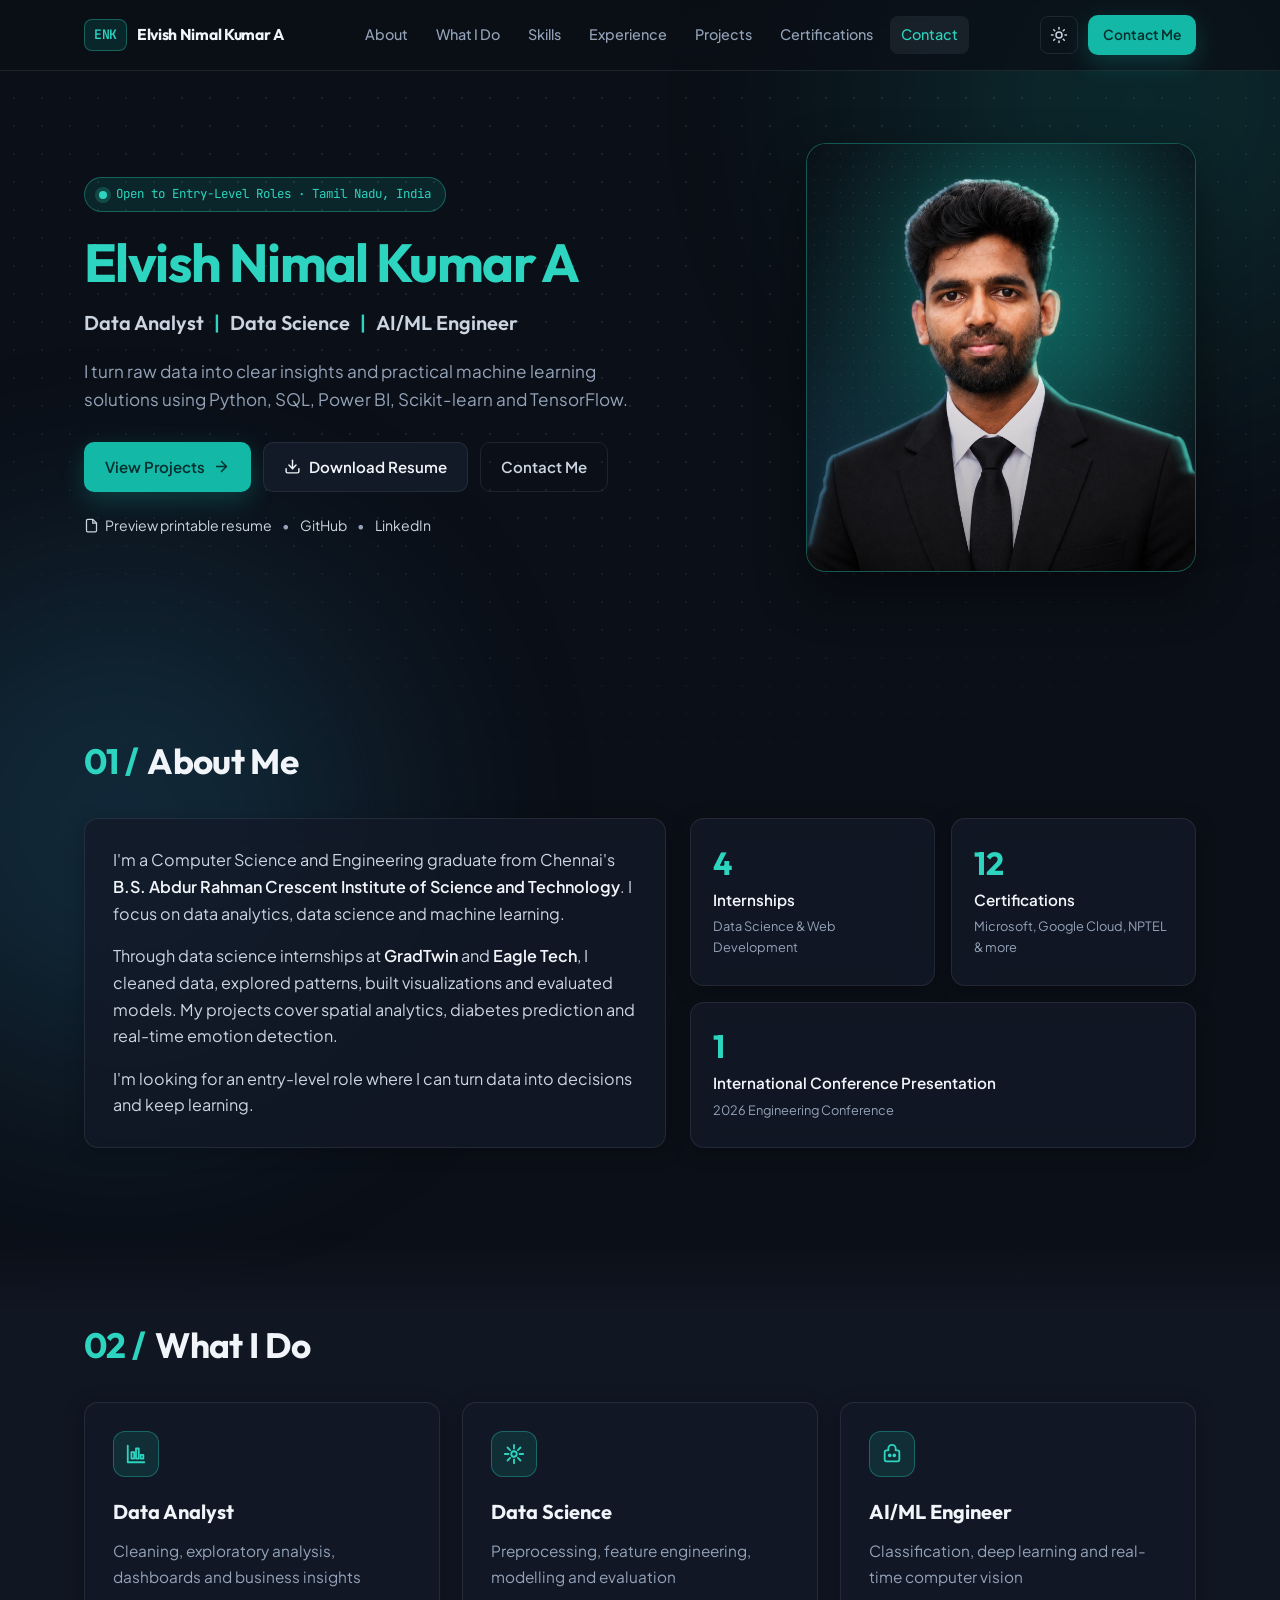
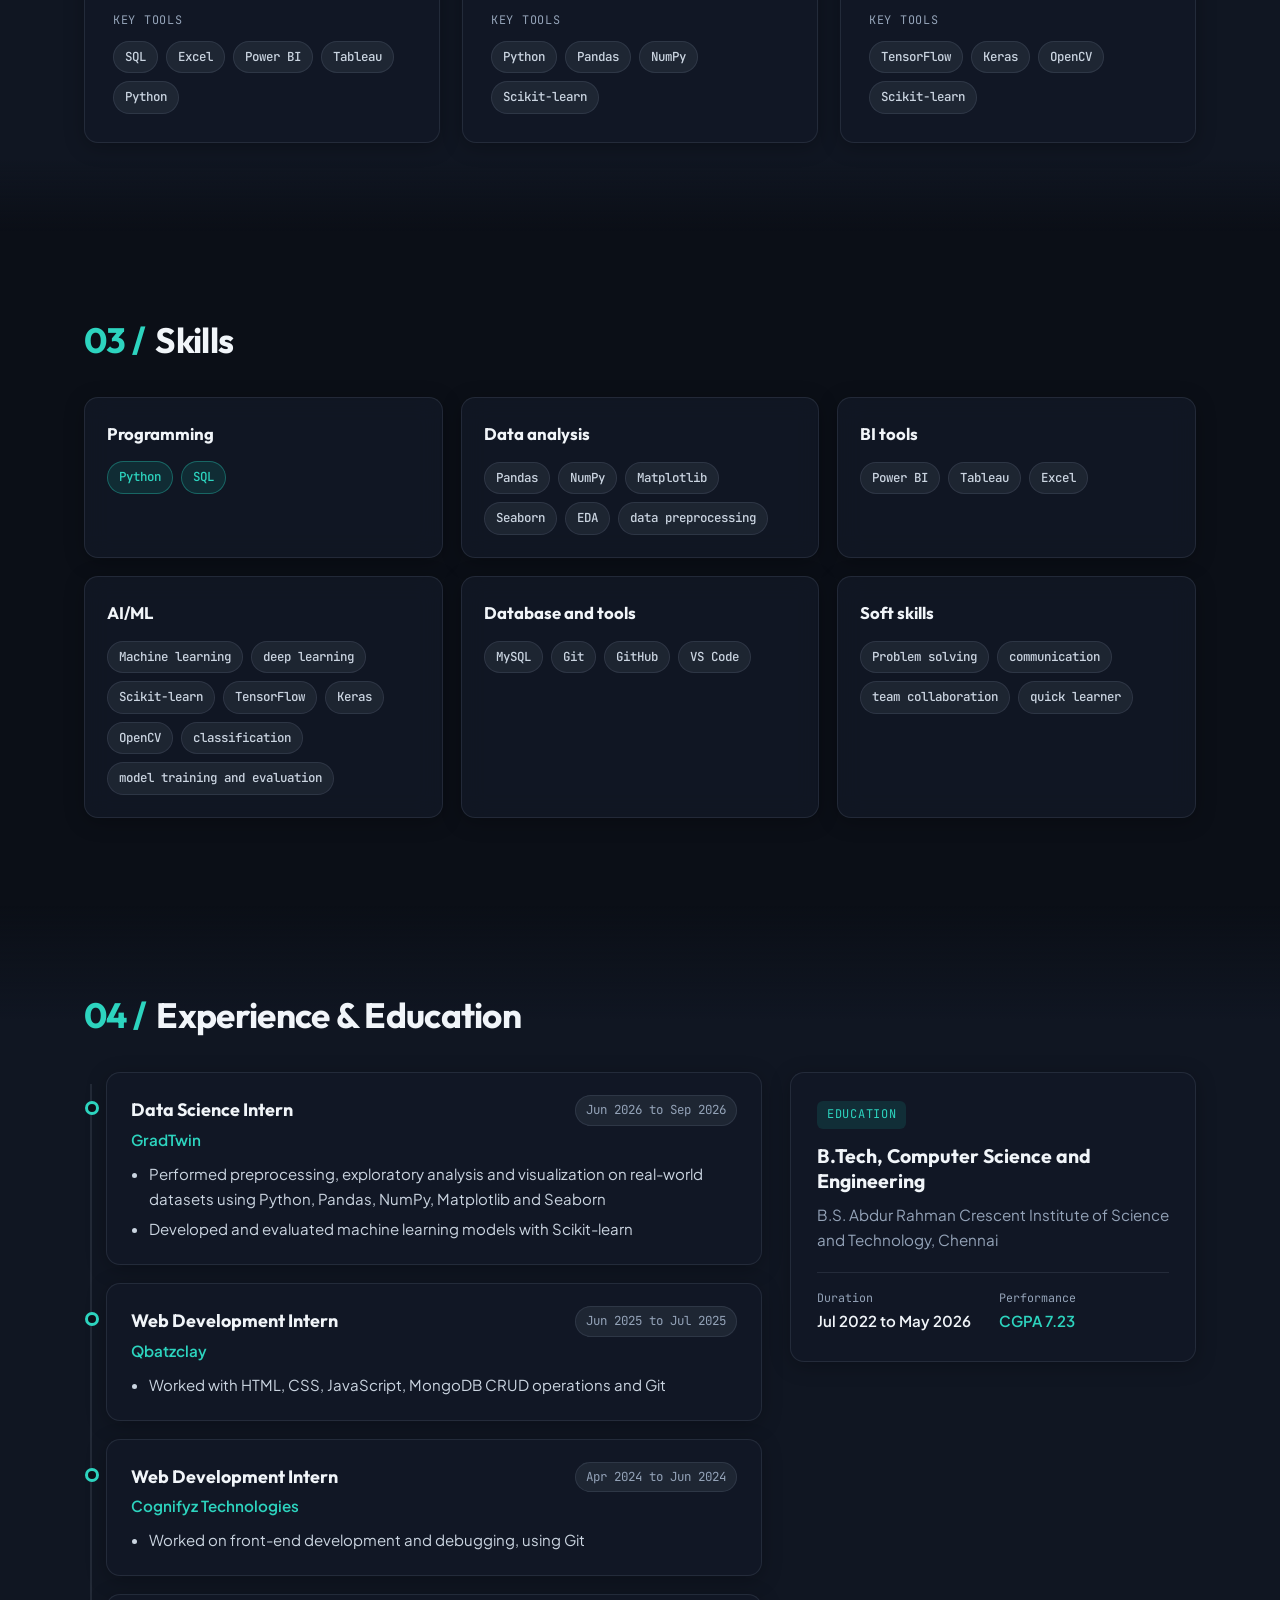
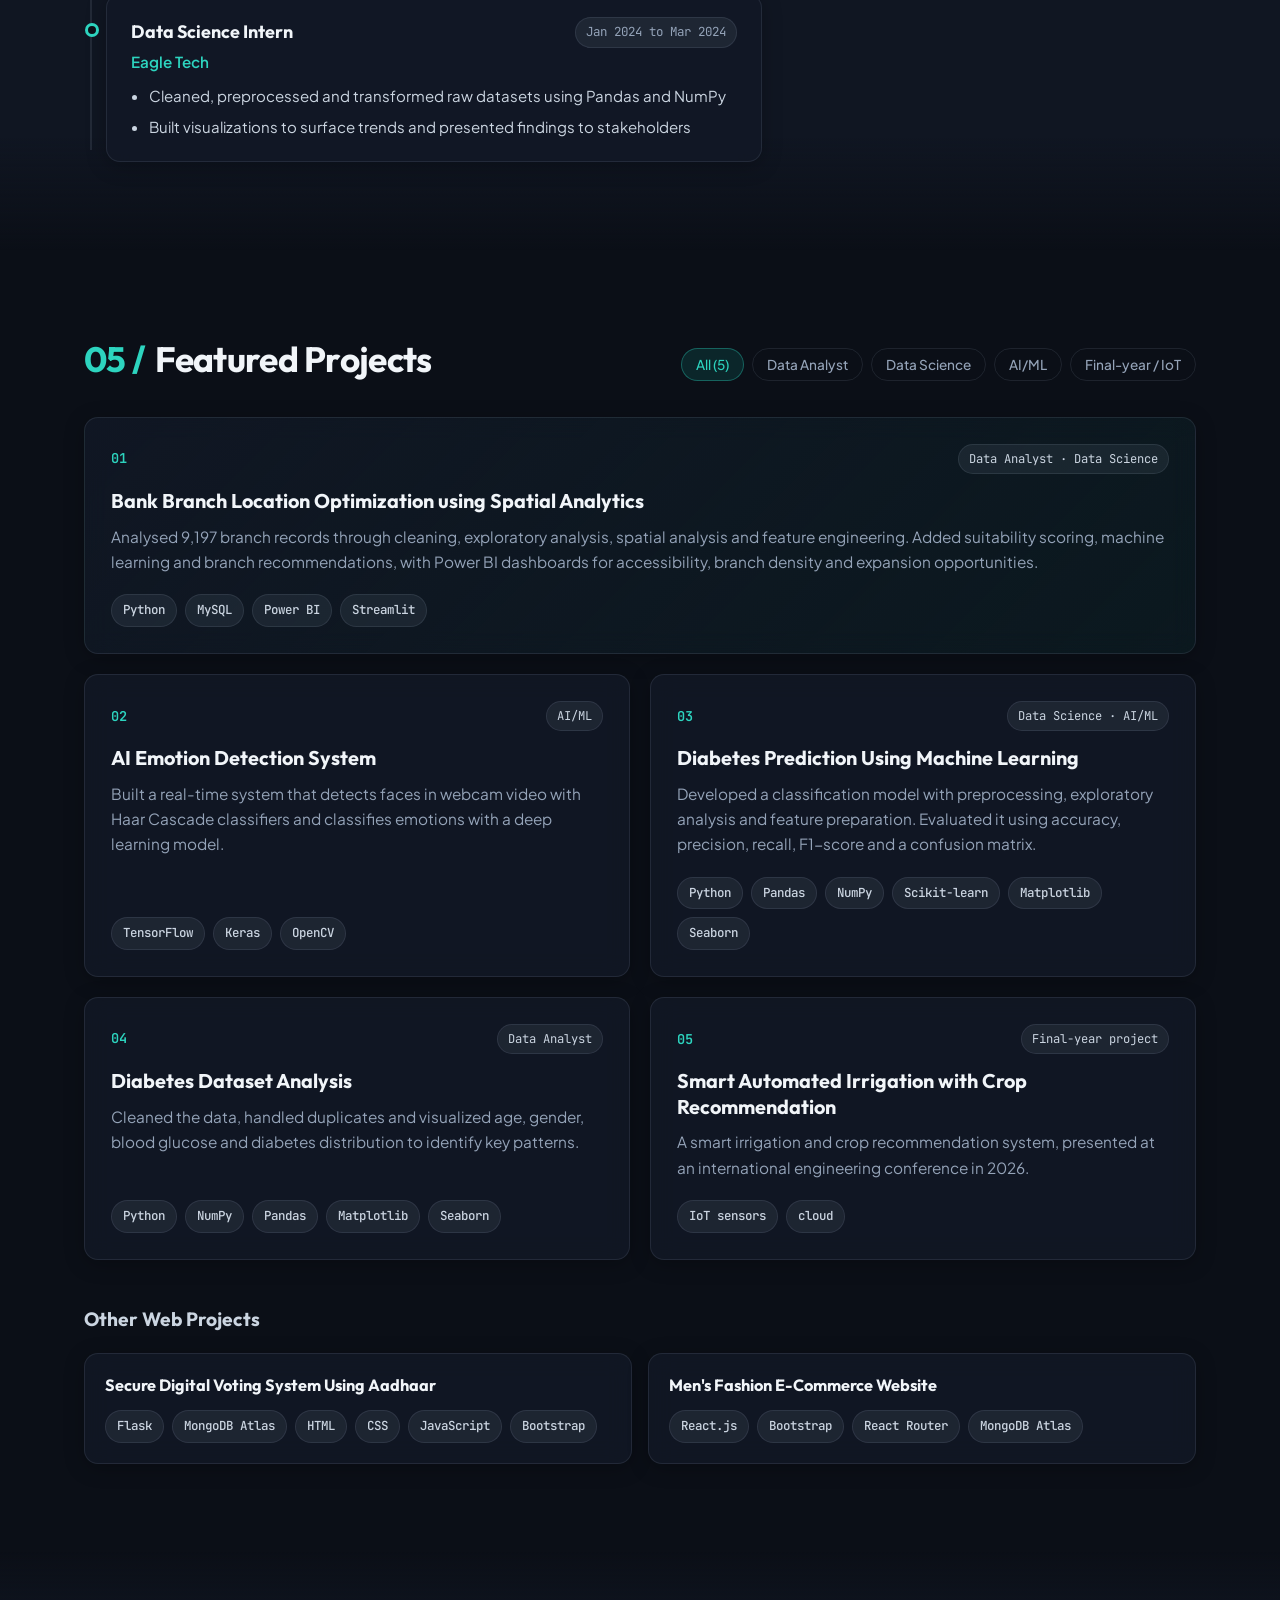
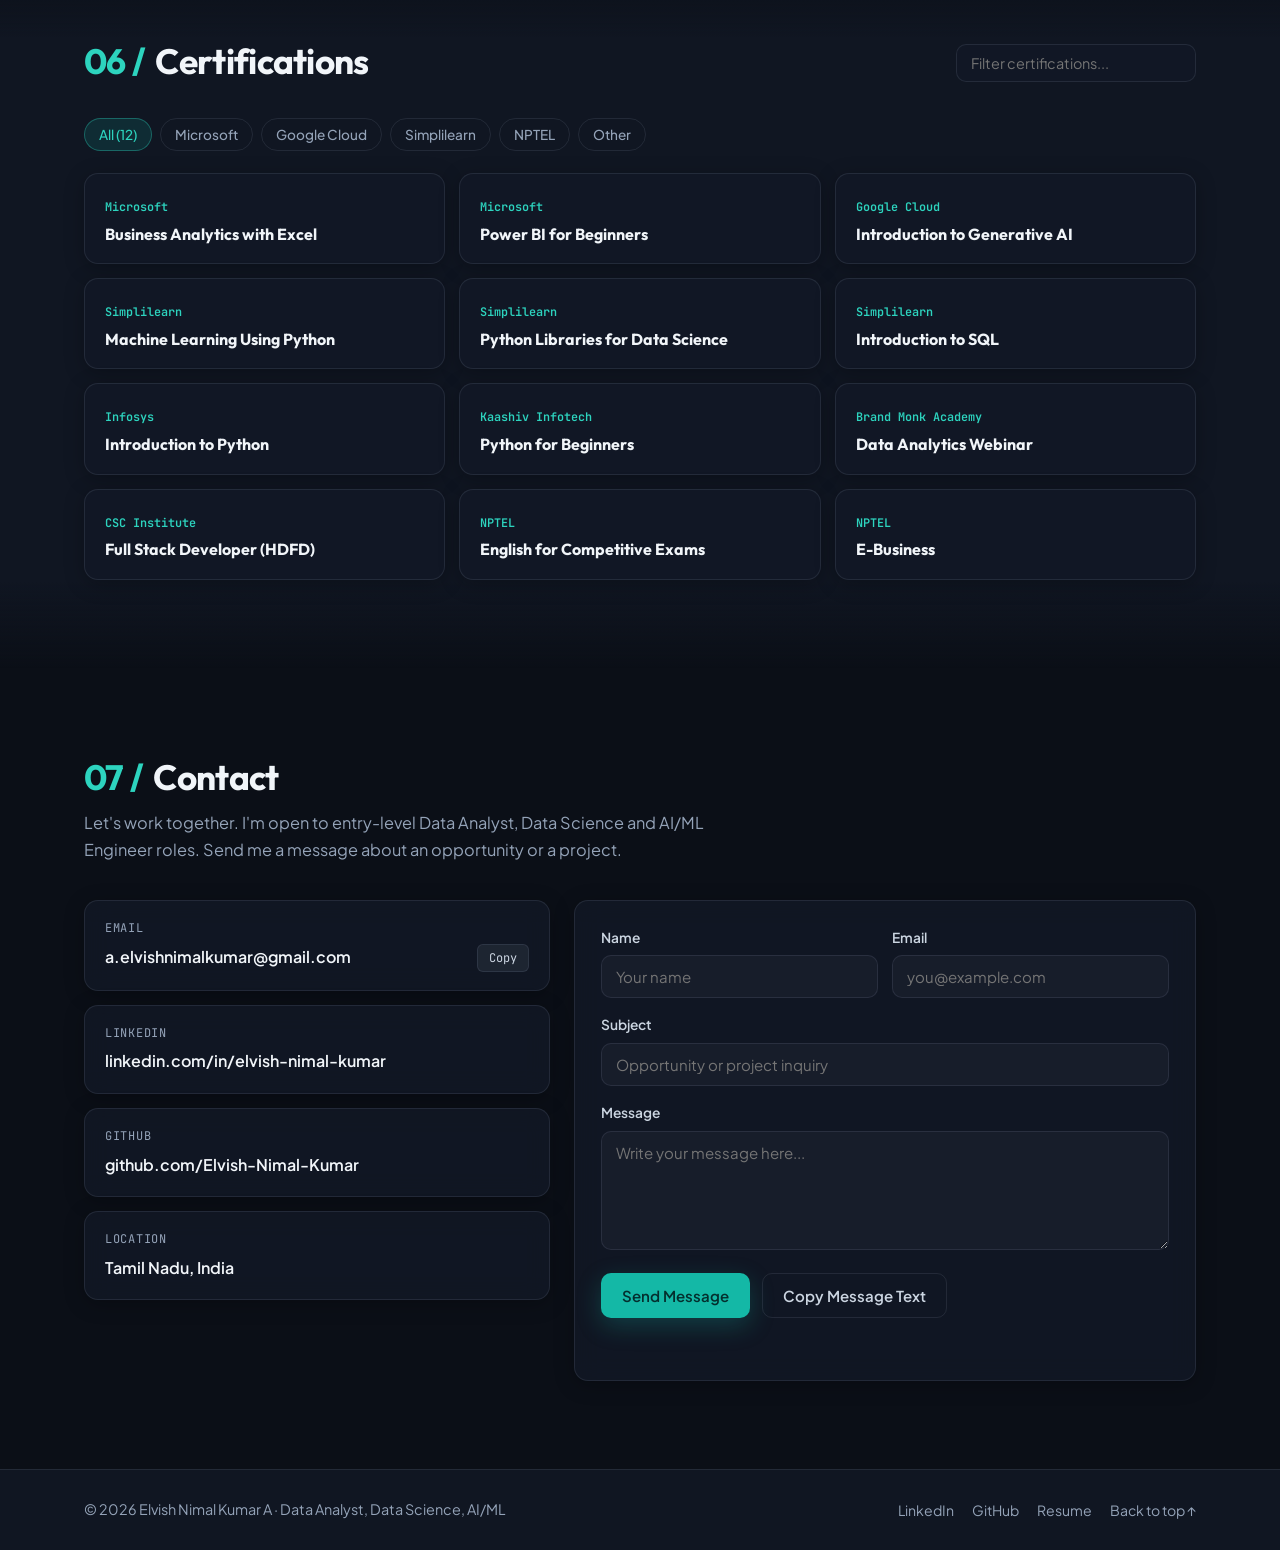
<file: index.html>
<!DOCTYPE html>
<html lang="en" data-theme="dark">
<head>
  <meta charset="UTF-8">
  <meta name="viewport" content="width=device-width, initial-scale=1.0">
  <title>Elvish Nimal Kumar A | Data Analyst, Data Science &amp; AI/ML Portfolio</title>
  <meta name="description" content="Computer Science graduate skilled in Python, SQL, Power BI and machine learning. View my data analytics and AI/ML projects.">
  <meta property="og:title" content="Elvish Nimal Kumar A | Data Analyst, Data Science &amp; AI/ML Portfolio">
  <meta property="og:description" content="Computer Science graduate skilled in Python, SQL, Power BI and machine learning. View my data analytics and AI/ML projects.">
  <meta property="og:type" content="website">
  <link rel="icon" type="image/svg+xml" href="data:image/svg+xml,%3Csvg xmlns='http://www.w3.org/2000/svg' viewBox='0 0 64 64'%3E%3Crect width='64' height='64' rx='14' fill='%230b0f17'/%3E%3Crect x='2' y='2' width='60' height='60' rx='12' fill='none' stroke='%2314b8a6' stroke-width='3'/%3E%3Ctext x='32' y='41' text-anchor='middle' font-family='system-ui,sans-serif' font-weight='700' font-size='26' fill='%232dd4bf'%3EENK%3C/text%3E%3C/svg%3E">
  <link rel="preconnect" href="https://fonts.googleapis.com">
  <link rel="preconnect" href="https://fonts.gstatic.com" crossorigin>
  <link href="https://fonts.googleapis.com/css2?family=JetBrains+Mono:wght@400;500;600&family=Outfit:wght@500;600;700;800&family=Plus+Jakarta+Sans:wght@400;500;600;700&display=swap" rel="stylesheet">
  <link rel="stylesheet" href="styles.css">
</head>
<body>
  <a class="skip-link" href="#main-content">Skip to main content</a>

  <div class="bg-grid" aria-hidden="true"></div>
  <div class="bg-glow bg-glow-1" aria-hidden="true"></div>
  <div class="bg-glow bg-glow-2" aria-hidden="true"></div>

  <!-- Header & Navigation -->
  <header class="site-header" id="top">
    <div class="container nav-container">
      <a href="#top" class="brand" aria-label="Elvish Nimal Kumar A Home">
        <span class="brand-mark">ENK</span>
        <span class="brand-text">Elvish Nimal Kumar A</span>
      </a>

      <nav class="nav-links" id="nav-links" aria-label="Primary navigation">
        <a href="#about" class="nav-link">About</a>
        <a href="#what-i-do" class="nav-link">What I Do</a>
        <a href="#skills" class="nav-link">Skills</a>
        <a href="#experience" class="nav-link">Experience</a>
        <a href="#projects" class="nav-link">Projects</a>
        <a href="#certifications" class="nav-link">Certifications</a>
        <a href="#contact" class="nav-link">Contact</a>
      </nav>

      <div class="nav-actions">
        <button type="button" class="icon-btn" id="theme-toggle" aria-label="Toggle color theme" title="Toggle light/dark theme">
          <svg class="icon-sun" viewBox="0 0 24 24" fill="none" stroke="currentColor" stroke-width="2" stroke-linecap="round" stroke-linejoin="round" aria-hidden="true">
            <circle cx="12" cy="12" r="4"></circle>
            <path d="M12 2v2M12 20v2M4.93 4.93l1.41 1.41M17.66 17.66l1.41 1.41M2 12h2M20 12h2M6.34 17.66l-1.41 1.41M19.07 4.93l-1.41 1.41"></path>
          </svg>
          <svg class="icon-moon" viewBox="0 0 24 24" fill="none" stroke="currentColor" stroke-width="2" stroke-linecap="round" stroke-linejoin="round" aria-hidden="true">
            <path d="M21 12.79A9 9 0 1 1 11.21 3 7 7 0 0 0 21 12.79z"></path>
          </svg>
        </button>
        <a href="#contact" class="btn btn-sm btn-primary nav-cta">Contact Me</a>
        <button type="button" class="icon-btn mobile-menu-btn" id="mobile-menu-btn" aria-label="Open navigation menu" aria-expanded="false" aria-controls="nav-links">
          <svg viewBox="0 0 24 24" fill="none" stroke="currentColor" stroke-width="2" stroke-linecap="round" aria-hidden="true">
            <line x1="3" y1="6" x2="21" y2="6"></line>
            <line x1="3" y1="12" x2="21" y2="12"></line>
            <line x1="3" y1="18" x2="21" y2="18"></line>
          </svg>
        </button>
      </div>
    </div>
  </header>

  <main id="main-content">
    <!-- Hero Section -->
    <section class="hero section" aria-labelledby="hero-title">
      <div class="container hero-grid">
        <div class="hero-content reveal">
          <div class="status-pill">
            <span class="status-dot" aria-hidden="true"></span>
            <span>Open to Entry-Level Roles · Tamil Nadu, India</span>
          </div>

          <h1 id="hero-title" class="hero-title">
            <span class="accent-text">Elvish Nimal Kumar A</span>
          </h1>

          <p class="hero-roles">
            <span>Data Analyst</span>
            <span class="sep" aria-hidden="true">|</span>
            <span>Data Science</span>
            <span class="sep" aria-hidden="true">|</span>
            <span>AI/ML Engineer</span>
          </p>

          <p class="hero-description">
            I turn raw data into clear insights and practical machine learning solutions using Python, SQL, Power BI, Scikit-learn and TensorFlow.
          </p>

          <div class="hero-actions">
            <a href="#projects" class="btn btn-primary">
              <span>View Projects</span>
              <svg viewBox="0 0 24 24" fill="none" stroke="currentColor" stroke-width="2" stroke-linecap="round" stroke-linejoin="round" aria-hidden="true">
                <path d="M5 12h14"></path>
                <path d="m12 5 7 7-7 7"></path>
              </svg>
            </a>
            <a href="assets/Elvish_Nimal_Kumar_A_Resume.pdf" download="Elvish_Nimal_Kumar_A_Resume.pdf" class="btn btn-secondary">
              <svg viewBox="0 0 24 24" fill="none" stroke="currentColor" stroke-width="2" stroke-linecap="round" stroke-linejoin="round" aria-hidden="true">
                <path d="M21 15v4a2 2 0 0 1-2 2H5a2 2 0 0 1-2-2v-4"></path>
                <polyline points="7 10 12 15 17 10"></polyline>
                <line x1="12" y1="15" x2="12" y2="3"></line>
              </svg>
              <span>Download Resume</span>
            </a>
            <a href="#contact" class="btn btn-ghost">Contact Me</a>
          </div>

          <div class="hero-meta-links">
            <a href="resume.html" class="inline-link">
              <svg viewBox="0 0 24 24" fill="none" stroke="currentColor" stroke-width="2" aria-hidden="true">
                <path d="M14 2H6a2 2 0 0 0-2 2v16a2 2 0 0 0 2 2h12a2 2 0 0 0 2-2V8z"></path>
                <polyline points="14 2 14 8 20 8"></polyline>
              </svg>
              Preview printable resume
            </a>
            <span class="meta-divider" aria-hidden="true">•</span>
            <a href="https://github.com/Elvish-Nimal-Kumar" target="_blank" rel="noopener noreferrer" class="inline-link">GitHub</a>
            <span class="meta-divider" aria-hidden="true">•</span>
            <a href="https://www.linkedin.com/in/elvish-nimal-kumar" target="_blank" rel="noopener noreferrer" class="inline-link">LinkedIn</a>
          </div>
        </div>

        <!-- Profile Portrait -->
        <aside class="hero-panel reveal" aria-label="Portrait of Elvish Nimal Kumar A">
          <img
            src="assets/profile.jpg"
            alt="Portrait of Elvish Nimal Kumar A"
            class="portrait-img"
            loading="eager"
          >
        </aside>
      </div>
    </section>

    <!-- About Me Section -->
    <section class="section" id="about" aria-labelledby="about-heading">
      <div class="container">
        <div class="section-header reveal">
          <h2 id="about-heading" class="section-title"><span class="section-num">01 /</span> About Me</h2>
        </div>

        <div class="about-grid">
          <div class="about-copy card reveal">
            <p>
              I'm a Computer Science and Engineering graduate from Chennai's <strong>B.S. Abdur Rahman Crescent Institute of Science and Technology</strong>. I focus on data analytics, data science and machine learning.
            </p>
            <p>
              Through data science internships at <strong>GradTwin</strong> and <strong>Eagle Tech</strong>, I cleaned data, explored patterns, built visualizations and evaluated models. My projects cover spatial analytics, diabetes prediction and real-time emotion detection.
            </p>
            <p>
              I'm looking for an entry-level role where I can turn data into decisions and keep learning.
            </p>
          </div>

          <div class="highlights-grid">
            <div class="stat-card card reveal">
              <span class="stat-number" data-count="4">4</span>
              <span class="stat-label">Internships</span>
              <span class="stat-sub">Data Science &amp; Web Development</span>
            </div>
            <div class="stat-card card reveal">
              <span class="stat-number" data-count="12">12</span>
              <span class="stat-label">Certifications</span>
              <span class="stat-sub">Microsoft, Google Cloud, NPTEL &amp; more</span>
            </div>
            <div class="stat-card card reveal">
              <span class="stat-number" data-count="1">1</span>
              <span class="stat-label">International Conference Presentation</span>
              <span class="stat-sub">2026 Engineering Conference</span>
            </div>
          </div>
        </div>
      </div>
    </section>

    <!-- What I Do Section -->
    <section class="section section-alt" id="what-i-do" aria-labelledby="what-i-do-heading">
      <div class="container">
        <div class="section-header reveal">
          <h2 id="what-i-do-heading" class="section-title"><span class="section-num">02 /</span> What I Do</h2>
        </div>

        <div class="focus-grid">
          <article class="focus-card card reveal">
            <div class="focus-icon" aria-hidden="true">
              <svg viewBox="0 0 24 24" fill="none" stroke="currentColor" stroke-width="2" stroke-linecap="round" stroke-linejoin="round">
                <path d="M3 3v18h18"></path>
                <rect x="7" y="10" width="3" height="7"></rect>
                <rect x="12" y="6" width="3" height="11"></rect>
                <rect x="17" y="13" width="3" height="4"></rect>
              </svg>
            </div>
            <h3 class="focus-title">Data Analyst</h3>
            <p class="focus-desc">Cleaning, exploratory analysis, dashboards and business insights</p>
            <div class="focus-tools">
              <span class="tools-label">Key tools</span>
              <div class="chip-row">
                <span class="chip">SQL</span>
                <span class="chip">Excel</span>
                <span class="chip">Power BI</span>
                <span class="chip">Tableau</span>
                <span class="chip">Python</span>
              </div>
            </div>
          </article>

          <article class="focus-card card reveal">
            <div class="focus-icon" aria-hidden="true">
              <svg viewBox="0 0 24 24" fill="none" stroke="currentColor" stroke-width="2" stroke-linecap="round" stroke-linejoin="round">
                <circle cx="12" cy="12" r="3"></circle>
                <path d="M12 2v4M12 18v4M4.93 4.93l2.83 2.83M16.24 16.24l2.83 2.83M2 12h4M18 12h4M4.93 19.07l2.83-2.83M16.24 7.76l2.83-2.83"></path>
              </svg>
            </div>
            <h3 class="focus-title">Data Science</h3>
            <p class="focus-desc">Preprocessing, feature engineering, modelling and evaluation</p>
            <div class="focus-tools">
              <span class="tools-label">Key tools</span>
              <div class="chip-row">
                <span class="chip">Python</span>
                <span class="chip">Pandas</span>
                <span class="chip">NumPy</span>
                <span class="chip">Scikit-learn</span>
              </div>
            </div>
          </article>

          <article class="focus-card card reveal">
            <div class="focus-icon" aria-hidden="true">
              <svg viewBox="0 0 24 24" fill="none" stroke="currentColor" stroke-width="2" stroke-linecap="round" stroke-linejoin="round">
                <path d="M12 2a4 4 0 0 0-4 4v2H6a2 2 0 0 0-2 2v8a2 2 0 0 0 2 2h12a2 2 0 0 0 2-2v-8a2 2 0 0 0-2-2h-2V6a4 4 0 0 0-4-4z"></path>
                <circle cx="9.5" cy="13.5" r="1"></circle>
                <circle cx="14.5" cy="13.5" r="1"></circle>
              </svg>
            </div>
            <h3 class="focus-title">AI/ML Engineer</h3>
            <p class="focus-desc">Classification, deep learning and real-time computer vision</p>
            <div class="focus-tools">
              <span class="tools-label">Key tools</span>
              <div class="chip-row">
                <span class="chip">TensorFlow</span>
                <span class="chip">Keras</span>
                <span class="chip">OpenCV</span>
                <span class="chip">Scikit-learn</span>
              </div>
            </div>
          </article>
        </div>
      </div>
    </section>

    <!-- Skills Section -->
    <section class="section" id="skills" aria-labelledby="skills-heading">
      <div class="container">
        <div class="section-header reveal">
          <h2 id="skills-heading" class="section-title"><span class="section-num">03 /</span> Skills</h2>
        </div>

        <div class="skills-grid">
          <div class="skill-group card reveal">
            <h3 class="skill-group-title">Programming</h3>
            <div class="chip-row">
              <span class="chip chip-accent">Python</span>
              <span class="chip chip-accent">SQL</span>
            </div>
          </div>

          <div class="skill-group card reveal">
            <h3 class="skill-group-title">Data analysis</h3>
            <div class="chip-row">
              <span class="chip">Pandas</span>
              <span class="chip">NumPy</span>
              <span class="chip">Matplotlib</span>
              <span class="chip">Seaborn</span>
              <span class="chip">EDA</span>
              <span class="chip">data preprocessing</span>
            </div>
          </div>

          <div class="skill-group card reveal">
            <h3 class="skill-group-title">BI tools</h3>
            <div class="chip-row">
              <span class="chip">Power BI</span>
              <span class="chip">Tableau</span>
              <span class="chip">Excel</span>
            </div>
          </div>

          <div class="skill-group card reveal">
            <h3 class="skill-group-title">AI/ML</h3>
            <div class="chip-row">
              <span class="chip">Machine learning</span>
              <span class="chip">deep learning</span>
              <span class="chip">Scikit-learn</span>
              <span class="chip">TensorFlow</span>
              <span class="chip">Keras</span>
              <span class="chip">OpenCV</span>
              <span class="chip">classification</span>
              <span class="chip">model training and evaluation</span>
            </div>
          </div>

          <div class="skill-group card reveal">
            <h3 class="skill-group-title">Database and tools</h3>
            <div class="chip-row">
              <span class="chip">MySQL</span>
              <span class="chip">Git</span>
              <span class="chip">GitHub</span>
              <span class="chip">VS Code</span>
            </div>
          </div>

          <div class="skill-group card reveal">
            <h3 class="skill-group-title">Soft skills</h3>
            <div class="chip-row">
              <span class="chip">Problem solving</span>
              <span class="chip">communication</span>
              <span class="chip">team collaboration</span>
              <span class="chip">quick learner</span>
            </div>
          </div>
        </div>
      </div>
    </section>

    <!-- Experience & Education Section -->
    <section class="section section-alt" id="experience" aria-labelledby="experience-heading">
      <div class="container">
        <div class="section-header reveal">
          <h2 id="experience-heading" class="section-title"><span class="section-num">04 /</span> Experience &amp; Education</h2>
        </div>

        <div class="exp-edu-layout">
          <!-- Experience Timeline -->
          <div class="timeline" aria-label="Internship experience">
            <article class="timeline-item card reveal">
              <div class="timeline-marker" aria-hidden="true"></div>
              <div class="timeline-head">
                <div>
                  <h3 class="timeline-role">Data Science Intern</h3>
                  <p class="timeline-org">GradTwin</p>
                </div>
                <span class="timeline-date">Jun 2026 to Sep 2026</span>
              </div>
              <ul class="timeline-bullets">
                <li>Performed preprocessing, exploratory analysis and visualization on real-world datasets using Python, Pandas, NumPy, Matplotlib and Seaborn</li>
                <li>Developed and evaluated machine learning models with Scikit-learn</li>
              </ul>
            </article>

            <article class="timeline-item card reveal">
              <div class="timeline-marker" aria-hidden="true"></div>
              <div class="timeline-head">
                <div>
                  <h3 class="timeline-role">Web Development Intern</h3>
                  <p class="timeline-org">Qbatzclay</p>
                </div>
                <span class="timeline-date">Jun 2025 to Jul 2025</span>
              </div>
              <ul class="timeline-bullets">
                <li>Worked with HTML, CSS, JavaScript, MongoDB CRUD operations and Git</li>
              </ul>
            </article>

            <article class="timeline-item card reveal">
              <div class="timeline-marker" aria-hidden="true"></div>
              <div class="timeline-head">
                <div>
                  <h3 class="timeline-role">Web Development Intern</h3>
                  <p class="timeline-org">Cognifyz Technologies</p>
                </div>
                <span class="timeline-date">Apr 2024 to Jun 2024</span>
              </div>
              <ul class="timeline-bullets">
                <li>Worked on front-end development and debugging, using Git</li>
              </ul>
            </article>

            <article class="timeline-item card reveal">
              <div class="timeline-marker" aria-hidden="true"></div>
              <div class="timeline-head">
                <div>
                  <h3 class="timeline-role">Data Science Intern</h3>
                  <p class="timeline-org">Eagle Tech</p>
                </div>
                <span class="timeline-date">Jan 2024 to Mar 2024</span>
              </div>
              <ul class="timeline-bullets">
                <li>Cleaned, preprocessed and transformed raw datasets using Pandas and NumPy</li>
                <li>Built visualizations to surface trends and presented findings to stakeholders</li>
              </ul>
            </article>
          </div>

          <!-- Education Card -->
          <aside class="education-col" aria-label="Education">
            <div class="edu-card card reveal">
              <span class="edu-badge">Education</span>
              <h3 class="edu-degree">B.Tech, Computer Science and Engineering</h3>
              <p class="edu-school">B.S. Abdur Rahman Crescent Institute of Science and Technology, Chennai</p>
              <div class="edu-meta">
                <div class="edu-meta-item">
                  <span class="edu-meta-label">Duration</span>
                  <span class="edu-meta-value">Jul 2022 to May 2026</span>
                </div>
                <div class="edu-meta-item">
                  <span class="edu-meta-label">Performance</span>
                  <span class="edu-meta-value accent-text">CGPA 7.23</span>
                </div>
              </div>
            </div>
          </aside>
        </div>
      </div>
    </section>

    <!-- Projects Section -->
    <section class="section" id="projects" aria-labelledby="projects-heading">
      <div class="container">
        <div class="section-header-row reveal">
          <div class="section-header">
            <h2 id="projects-heading" class="section-title"><span class="section-num">05 /</span> Featured Projects</h2>
          </div>

          <div class="filter-bar" role="tablist" aria-label="Filter projects by domain">
            <button type="button" class="filter-btn active" data-project-filter="all" role="tab" aria-selected="true">All (5)</button>
            <button type="button" class="filter-btn" data-project-filter="data-analyst" role="tab" aria-selected="false">Data Analyst</button>
            <button type="button" class="filter-btn" data-project-filter="data-science" role="tab" aria-selected="false">Data Science</button>
            <button type="button" class="filter-btn" data-project-filter="ai-ml" role="tab" aria-selected="false">AI/ML</button>
            <button type="button" class="filter-btn" data-project-filter="iot" role="tab" aria-selected="false">Final-year / IoT</button>
          </div>
        </div>

        <div class="projects-grid" id="projects-grid">
          <article class="project-card project-featured card reveal" data-categories="data-analyst data-science">
            <div class="project-top">
              <span class="project-index">01</span>
              <span class="project-domain">Data Analyst · Data Science</span>
            </div>
            <h3 class="project-title">Bank Branch Location Optimization using Spatial Analytics</h3>
            <p class="project-desc">
              Analysed 9,197 branch records through cleaning, exploratory analysis, spatial analysis and feature engineering. Added suitability scoring, machine learning and branch recommendations, with Power BI dashboards for accessibility, branch density and expansion opportunities.
            </p>
            <div class="project-footer">
              <div class="chip-row">
                <span class="chip">Python</span>
                <span class="chip">MySQL</span>
                <span class="chip">Power BI</span>
                <span class="chip">Streamlit</span>
              </div>
            </div>
          </article>

          <article class="project-card card reveal" data-categories="ai-ml">
            <div class="project-top">
              <span class="project-index">02</span>
              <span class="project-domain">AI/ML</span>
            </div>
            <h3 class="project-title">AI Emotion Detection System</h3>
            <p class="project-desc">
              Built a real-time system that detects faces in webcam video with Haar Cascade classifiers and classifies emotions with a deep learning model.
            </p>
            <div class="project-footer">
              <div class="chip-row">
                <span class="chip">TensorFlow</span>
                <span class="chip">Keras</span>
                <span class="chip">OpenCV</span>
              </div>
            </div>
          </article>

          <article class="project-card card reveal" data-categories="data-science ai-ml">
            <div class="project-top">
              <span class="project-index">03</span>
              <span class="project-domain">Data Science · AI/ML</span>
            </div>
            <h3 class="project-title">Diabetes Prediction Using Machine Learning</h3>
            <p class="project-desc">
              Developed a classification model with preprocessing, exploratory analysis and feature preparation. Evaluated it using accuracy, precision, recall, F1-score and a confusion matrix.
            </p>
            <div class="project-footer">
              <div class="chip-row">
                <span class="chip">Python</span>
                <span class="chip">Pandas</span>
                <span class="chip">NumPy</span>
                <span class="chip">Scikit-learn</span>
                <span class="chip">Matplotlib</span>
                <span class="chip">Seaborn</span>
              </div>
            </div>
          </article>

          <article class="project-card card reveal" data-categories="data-analyst">
            <div class="project-top">
              <span class="project-index">04</span>
              <span class="project-domain">Data Analyst</span>
            </div>
            <h3 class="project-title">Diabetes Dataset Analysis</h3>
            <p class="project-desc">
              Cleaned the data, handled duplicates and visualized age, gender, blood glucose and diabetes distribution to identify key patterns.
            </p>
            <div class="project-footer">
              <div class="chip-row">
                <span class="chip">Python</span>
                <span class="chip">NumPy</span>
                <span class="chip">Pandas</span>
                <span class="chip">Matplotlib</span>
                <span class="chip">Seaborn</span>
              </div>
            </div>
          </article>

          <article class="project-card card reveal" data-categories="iot">
            <div class="project-top">
              <span class="project-index">05</span>
              <span class="project-domain">Final-year project</span>
            </div>
            <h3 class="project-title">Smart Automated Irrigation with Crop Recommendation</h3>
            <p class="project-desc">
              A smart irrigation and crop recommendation system, presented at an international engineering conference in 2026.
            </p>
            <div class="project-footer">
              <div class="chip-row">
                <span class="chip">IoT sensors</span>
                <span class="chip">cloud</span>
              </div>
            </div>
          </article>
        </div>

        <!-- Other Web Projects -->
        <div class="web-projects-block reveal">
          <h3 class="subsection-title">Other Web Projects</h3>
          <div class="web-projects-grid">
            <article class="web-project-card card">
              <h4 class="web-project-title">Secure Digital Voting System Using Aadhaar</h4>
              <div class="chip-row">
                <span class="chip">Flask</span>
                <span class="chip">MongoDB Atlas</span>
                <span class="chip">HTML</span>
                <span class="chip">CSS</span>
                <span class="chip">JavaScript</span>
                <span class="chip">Bootstrap</span>
              </div>
            </article>

            <article class="web-project-card card">
              <h4 class="web-project-title">Men's Fashion E-Commerce Website</h4>
              <div class="chip-row">
                <span class="chip">React.js</span>
                <span class="chip">Bootstrap</span>
                <span class="chip">React Router</span>
                <span class="chip">MongoDB Atlas</span>
              </div>
            </article>
          </div>
        </div>
      </div>
    </section>

    <!-- Certifications Section -->
    <section class="section section-alt" id="certifications" aria-labelledby="certifications-heading">
      <div class="container">
        <div class="section-header-row reveal">
          <div class="section-header">
            <h2 id="certifications-heading" class="section-title"><span class="section-num">06 /</span> Certifications</h2>
          </div>

          <div class="cert-controls">
            <input type="search" id="cert-search" class="cert-search" placeholder="Filter certifications..." aria-label="Filter certifications by title or provider">
          </div>
        </div>

        <div class="filter-bar cert-filters reveal" role="tablist" aria-label="Filter certifications by provider">
          <button type="button" class="filter-btn active" data-cert-filter="all" role="tab" aria-selected="true">All (12)</button>
          <button type="button" class="filter-btn" data-cert-filter="Microsoft" role="tab" aria-selected="false">Microsoft</button>
          <button type="button" class="filter-btn" data-cert-filter="Google Cloud" role="tab" aria-selected="false">Google Cloud</button>
          <button type="button" class="filter-btn" data-cert-filter="Simplilearn" role="tab" aria-selected="false">Simplilearn</button>
          <button type="button" class="filter-btn" data-cert-filter="NPTEL" role="tab" aria-selected="false">NPTEL</button>
          <button type="button" class="filter-btn" data-cert-filter="Other" role="tab" aria-selected="false">Other</button>
        </div>

        <div class="certs-grid" id="certs-grid">
          <div class="cert-card card reveal" data-provider="Microsoft">
            <span class="cert-provider">Microsoft</span>
            <h3 class="cert-title">Business Analytics with Excel</h3>
          </div>
          <div class="cert-card card reveal" data-provider="Microsoft">
            <span class="cert-provider">Microsoft</span>
            <h3 class="cert-title">Power BI for Beginners</h3>
          </div>
          <div class="cert-card card reveal" data-provider="Google Cloud">
            <span class="cert-provider">Google Cloud</span>
            <h3 class="cert-title">Introduction to Generative AI</h3>
          </div>
          <div class="cert-card card reveal" data-provider="Simplilearn">
            <span class="cert-provider">Simplilearn</span>
            <h3 class="cert-title">Machine Learning Using Python</h3>
          </div>
          <div class="cert-card card reveal" data-provider="Simplilearn">
            <span class="cert-provider">Simplilearn</span>
            <h3 class="cert-title">Python Libraries for Data Science</h3>
          </div>
          <div class="cert-card card reveal" data-provider="Simplilearn">
            <span class="cert-provider">Simplilearn</span>
            <h3 class="cert-title">Introduction to SQL</h3>
          </div>
          <div class="cert-card card reveal" data-provider="Other" data-provider-name="Infosys">
            <span class="cert-provider">Infosys</span>
            <h3 class="cert-title">Introduction to Python</h3>
          </div>
          <div class="cert-card card reveal" data-provider="Other" data-provider-name="Kaashiv Infotech">
            <span class="cert-provider">Kaashiv Infotech</span>
            <h3 class="cert-title">Python for Beginners</h3>
          </div>
          <div class="cert-card card reveal" data-provider="Other" data-provider-name="Brand Monk Academy">
            <span class="cert-provider">Brand Monk Academy</span>
            <h3 class="cert-title">Data Analytics Webinar</h3>
          </div>
          <div class="cert-card card reveal" data-provider="Other" data-provider-name="CSC Institute">
            <span class="cert-provider">CSC Institute</span>
            <h3 class="cert-title">Full Stack Developer (HDFD)</h3>
          </div>
          <div class="cert-card card reveal" data-provider="NPTEL">
            <span class="cert-provider">NPTEL</span>
            <h3 class="cert-title">English for Competitive Exams</h3>
          </div>
          <div class="cert-card card reveal" data-provider="NPTEL">
            <span class="cert-provider">NPTEL</span>
            <h3 class="cert-title">E-Business</h3>
          </div>
        </div>
        <p class="empty-state" id="cert-empty" hidden>No certifications match your search filter.</p>
      </div>
    </section>

    <!-- Contact Section -->
    <section class="section" id="contact" aria-labelledby="contact-heading">
      <div class="container">
        <div class="section-header reveal">
          <h2 id="contact-heading" class="section-title"><span class="section-num">07 /</span> Contact</h2>
          <p class="section-subtitle">
            Let's work together. I'm open to entry-level Data Analyst, Data Science and AI/ML Engineer roles. Send me a message about an opportunity or a project.
          </p>
        </div>

        <div class="contact-grid">
          <div class="contact-info reveal">
            <div class="contact-card card">
              <span class="contact-label">Email</span>
              <div class="contact-row">
                <a href="mailto:a.elvishnimalkumar@gmail.com" class="contact-value">a.elvishnimalkumar@gmail.com</a>
                <button type="button" class="copy-btn" id="copy-email-btn" data-copy="a.elvishnimalkumar@gmail.com" aria-label="Copy email address">Copy</button>
              </div>
            </div>

            <a href="https://www.linkedin.com/in/elvish-nimal-kumar" target="_blank" rel="noopener noreferrer" class="contact-card card contact-link-card">
              <span class="contact-label">LinkedIn</span>
              <span class="contact-value">linkedin.com/in/elvish-nimal-kumar</span>
            </a>

            <a href="https://github.com/Elvish-Nimal-Kumar" target="_blank" rel="noopener noreferrer" class="contact-card card contact-link-card">
              <span class="contact-label">GitHub</span>
              <span class="contact-value">github.com/Elvish-Nimal-Kumar</span>
            </a>

            <div class="contact-card card">
              <span class="contact-label">Location</span>
              <span class="contact-value">Tamil Nadu, India</span>
            </div>
          </div>

          <form class="contact-form card reveal" id="contact-form" novalidate>
            <div class="form-row">
              <div class="form-field">
                <label for="contact-name">Name</label>
                <input type="text" id="contact-name" name="name" placeholder="Your name" required autocomplete="name">
              </div>
              <div class="form-field">
                <label for="contact-email">Email</label>
                <input type="email" id="contact-email" name="email" placeholder="you@example.com" required autocomplete="email">
              </div>
            </div>

            <div class="form-field">
              <label for="contact-subject">Subject</label>
              <input type="text" id="contact-subject" name="subject" placeholder="Opportunity or project inquiry" required>
            </div>

            <div class="form-field">
              <label for="contact-message">Message</label>
              <textarea id="contact-message" name="message" rows="5" placeholder="Write your message here..." required></textarea>
            </div>

            <div class="form-actions">
              <button type="submit" class="btn btn-primary">Send Message</button>
              <button type="button" class="btn btn-ghost" id="copy-draft-btn">Copy Message Text</button>
            </div>

            <div class="form-status" id="form-status" role="status" aria-live="polite"></div>
          </form>
        </div>
      </div>
    </section>
  </main>

  <!-- Footer -->
  <footer class="site-footer">
    <div class="container footer-container">
      <p class="footer-copy">© 2026 Elvish Nimal Kumar A · Data Analyst, Data Science, AI/ML</p>
      <div class="footer-links">
        <a href="https://www.linkedin.com/in/elvish-nimal-kumar" target="_blank" rel="noopener noreferrer">LinkedIn</a>
        <a href="https://github.com/Elvish-Nimal-Kumar" target="_blank" rel="noopener noreferrer">GitHub</a>
        <a href="resume.html">Resume</a>
        <a href="#top">Back to top ↑</a>
      </div>
    </div>
  </footer>

  <div class="toast" id="toast" role="status" aria-live="polite"></div>

  <script src="script.js"></script>
</body>
</html>
</file>
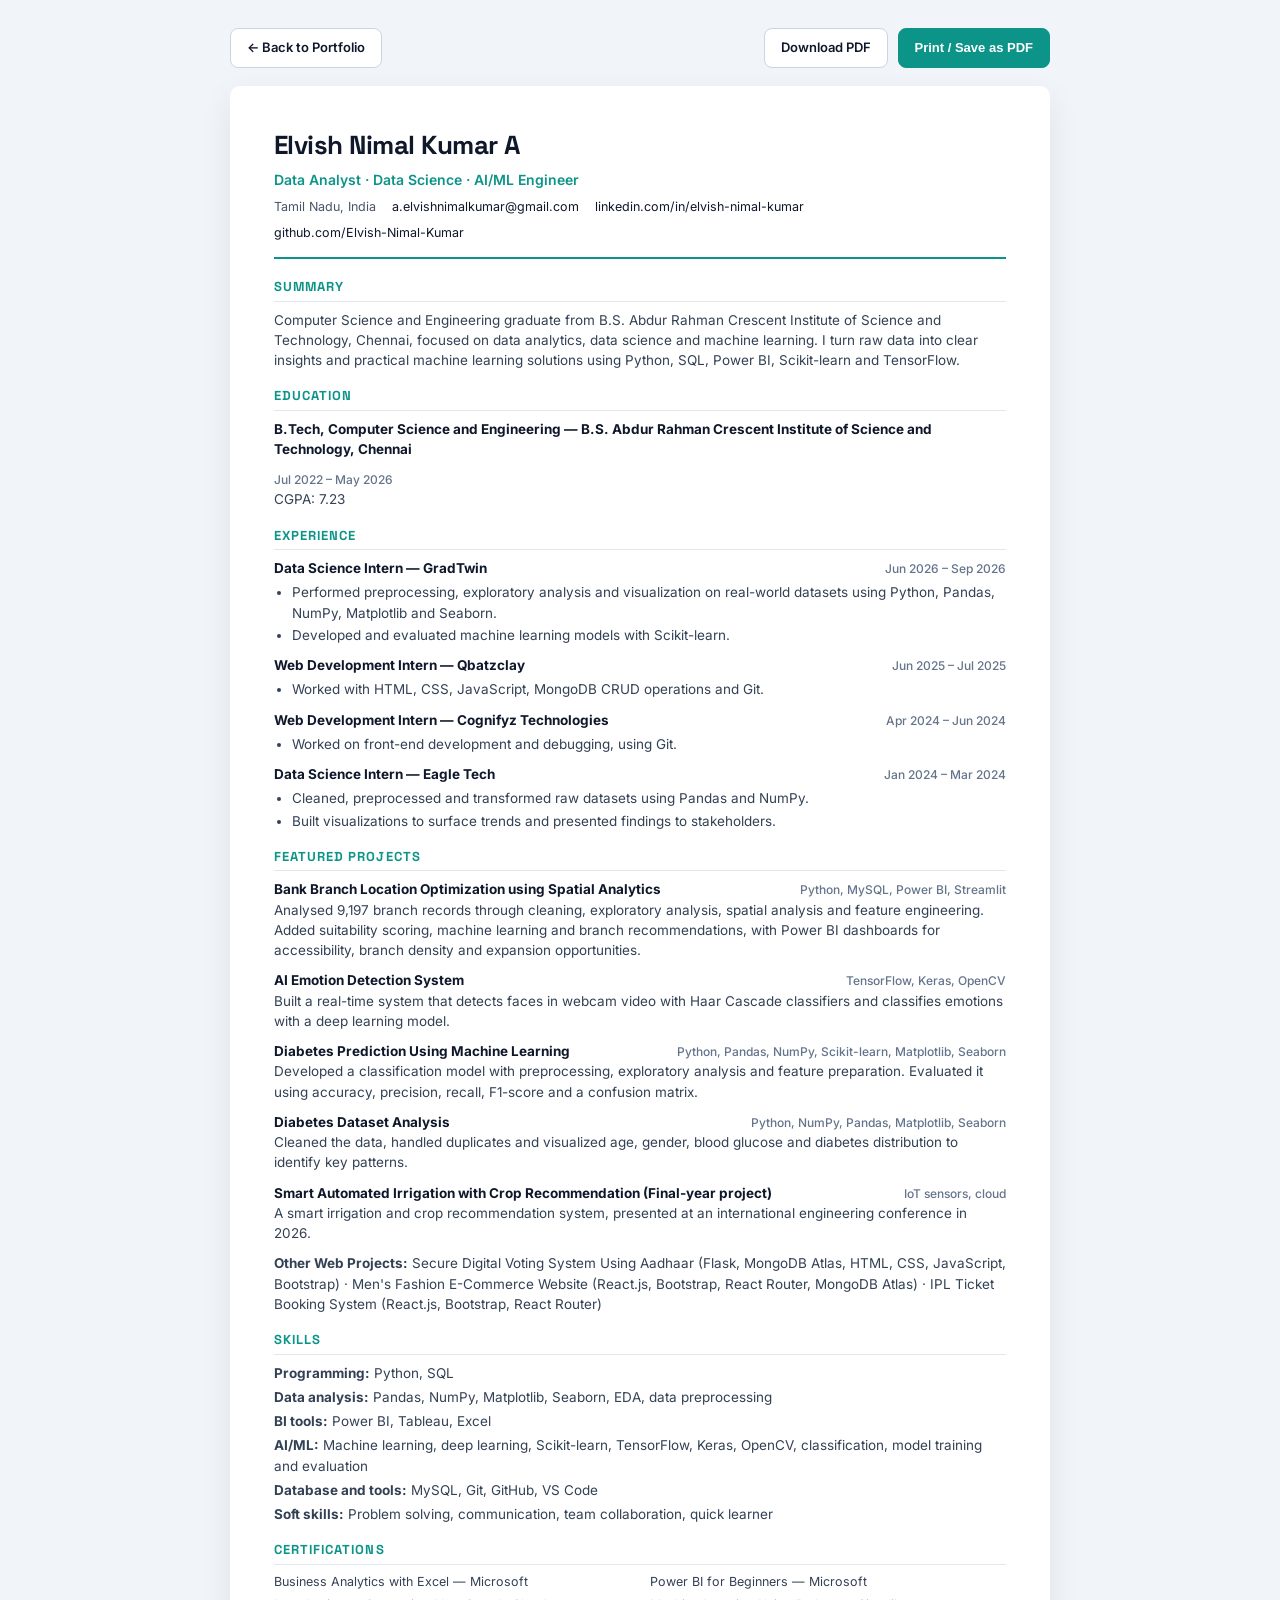
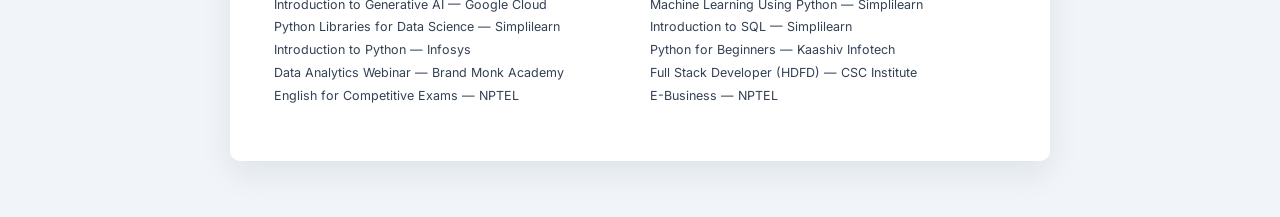
<file: resume.html>
<!DOCTYPE html>
<html lang="en">
<head>
  <meta charset="UTF-8">
  <meta name="viewport" content="width=device-width, initial-scale=1.0">
  <title>Elvish Nimal Kumar A — Resume</title>
  <link rel="preconnect" href="https://fonts.googleapis.com">
  <link rel="preconnect" href="https://fonts.gstatic.com" crossorigin>
  <link href="https://fonts.googleapis.com/css2?family=Inter:wght@400;500;600;700&family=Space+Grotesk:wght@600;700&display=swap" rel="stylesheet">
  <style>
    * { box-sizing: border-box; }
    body {
      margin: 0;
      padding: 28px 16px 56px;
      background: #f1f5f9;
      color: #0f172a;
      font-family: "Inter", -apple-system, BlinkMacSystemFont, "Segoe UI", sans-serif;
      line-height: 1.5;
      font-size: 13.5px;
    }
    .toolbar {
      max-width: 820px;
      margin: 0 auto 18px;
      display: flex;
      justify-content: space-between;
      align-items: center;
      gap: 12px;
      flex-wrap: wrap;
    }
    .btn {
      display: inline-flex;
      align-items: center;
      gap: 8px;
      padding: 9px 16px;
      border-radius: 8px;
      font-size: 13px;
      font-weight: 600;
      text-decoration: none;
      cursor: pointer;
      border: 1px solid #cbd5e1;
      background: #ffffff;
      color: #0f172a;
    }
    .btn-primary {
      background: #0d9488;
      border-color: #0d9488;
      color: #ffffff;
    }
    .sheet {
      max-width: 820px;
      margin: 0 auto;
      background: #ffffff;
      padding: 40px 44px;
      border-radius: 10px;
      box-shadow: 0 12px 32px rgba(15, 23, 42, 0.08);
    }
    header {
      border-bottom: 2px solid #0d9488;
      padding-bottom: 14px;
      margin-bottom: 18px;
    }
    h1 {
      margin: 0 0 4px;
      font-family: "Space Grotesk", sans-serif;
      font-size: 26px;
      letter-spacing: -0.02em;
    }
    .subtitle {
      margin: 0 0 8px;
      font-weight: 600;
      color: #0d9488;
      font-size: 14px;
    }
    .contact-line {
      display: flex;
      flex-wrap: wrap;
      gap: 8px 16px;
      font-size: 12.5px;
      color: #475569;
    }
    .contact-line a { color: #0f172a; text-decoration: none; }
    section { margin-bottom: 16px; }
    h2 {
      margin: 0 0 8px;
      font-family: "Space Grotesk", sans-serif;
      font-size: 13px;
      text-transform: uppercase;
      letter-spacing: 0.08em;
      color: #0d9488;
      border-bottom: 1px solid #e2e8f0;
      padding-bottom: 4px;
    }
    p { margin: 0 0 6px; color: #334155; }
    .entry { margin-bottom: 10px; }
    .entry-head {
      display: flex;
      justify-content: space-between;
      align-items: baseline;
      gap: 12px;
      flex-wrap: wrap;
    }
    .entry-title { font-weight: 700; color: #0f172a; }
    .entry-date { font-size: 12px; color: #64748b; font-weight: 500; }
    ul { margin: 4px 0 0; padding-left: 18px; color: #334155; }
    li + li { margin-top: 2px; }
    .skills-list p { margin: 0 0 4px; }
    .cert-cols {
      display: grid;
      grid-template-columns: 1fr 1fr;
      gap: 4px 20px;
      font-size: 12.5px;
      color: #334155;
    }
    @media print {
      body { background: #ffffff; padding: 0; }
      .toolbar { display: none; }
      .sheet { box-shadow: none; padding: 0; max-width: none; }
    }
    @media (max-width: 640px) {
      .sheet { padding: 24px 20px; }
      .cert-cols { grid-template-columns: 1fr; }
    }
  </style>
</head>
<body>
  <div class="toolbar">
    <a href="index.html" class="btn">← Back to Portfolio</a>
    <div style="display:flex;gap:10px;">
      <a href="assets/Elvish_Nimal_Kumar_A_Resume.pdf" download="Elvish_Nimal_Kumar_A_Resume.pdf" class="btn">Download PDF</a>
      <button type="button" class="btn btn-primary" onclick="window.print()">Print / Save as PDF</button>
    </div>
  </div>

  <main class="sheet">
    <header>
      <h1>Elvish Nimal Kumar A</h1>
      <p class="subtitle">Data Analyst · Data Science · AI/ML Engineer</p>
      <div class="contact-line">
        <span>Tamil Nadu, India</span>
        <a href="mailto:a.elvishnimalkumar@gmail.com">a.elvishnimalkumar@gmail.com</a>
        <a href="https://www.linkedin.com/in/elvish-nimal-kumar" target="_blank" rel="noopener noreferrer">linkedin.com/in/elvish-nimal-kumar</a>
        <a href="https://github.com/Elvish-Nimal-Kumar" target="_blank" rel="noopener noreferrer">github.com/Elvish-Nimal-Kumar</a>
      </div>
    </header>

    <section>
      <h2>Summary</h2>
      <p>
        Computer Science and Engineering graduate from B.S. Abdur Rahman Crescent Institute of Science and Technology, Chennai, focused on data analytics, data science and machine learning. I turn raw data into clear insights and practical machine learning solutions using Python, SQL, Power BI, Scikit-learn and TensorFlow.
      </p>
    </section>

    <section>
      <h2>Education</h2>
      <div class="entry">
        <div class="entry-head">
          <span class="entry-title">B.Tech, Computer Science and Engineering — B.S. Abdur Rahman Crescent Institute of Science and Technology, Chennai</span>
          <span class="entry-date">Jul 2022 – May 2026</span>
        </div>
        <p>CGPA: 7.23</p>
      </div>
    </section>

    <section>
      <h2>Experience</h2>
      <div class="entry">
        <div class="entry-head">
          <span class="entry-title">Data Science Intern — GradTwin</span>
          <span class="entry-date">Jun 2026 – Sep 2026</span>
        </div>
        <ul>
          <li>Performed preprocessing, exploratory analysis and visualization on real-world datasets using Python, Pandas, NumPy, Matplotlib and Seaborn.</li>
          <li>Developed and evaluated machine learning models with Scikit-learn.</li>
        </ul>
      </div>

      <div class="entry">
        <div class="entry-head">
          <span class="entry-title">Web Development Intern — Qbatzclay</span>
          <span class="entry-date">Jun 2025 – Jul 2025</span>
        </div>
        <ul>
          <li>Worked with HTML, CSS, JavaScript, MongoDB CRUD operations and Git.</li>
        </ul>
      </div>

      <div class="entry">
        <div class="entry-head">
          <span class="entry-title">Web Development Intern — Cognifyz Technologies</span>
          <span class="entry-date">Apr 2024 – Jun 2024</span>
        </div>
        <ul>
          <li>Worked on front-end development and debugging, using Git.</li>
        </ul>
      </div>

      <div class="entry">
        <div class="entry-head">
          <span class="entry-title">Data Science Intern — Eagle Tech</span>
          <span class="entry-date">Jan 2024 – Mar 2024</span>
        </div>
        <ul>
          <li>Cleaned, preprocessed and transformed raw datasets using Pandas and NumPy.</li>
          <li>Built visualizations to surface trends and presented findings to stakeholders.</li>
        </ul>
      </div>
    </section>

    <section>
      <h2>Featured Projects</h2>
      <div class="entry">
        <div class="entry-head">
          <span class="entry-title">Bank Branch Location Optimization using Spatial Analytics</span>
          <span class="entry-date">Python, MySQL, Power BI, Streamlit</span>
        </div>
        <p>Analysed 9,197 branch records through cleaning, exploratory analysis, spatial analysis and feature engineering. Added suitability scoring, machine learning and branch recommendations, with Power BI dashboards for accessibility, branch density and expansion opportunities.</p>
      </div>

      <div class="entry">
        <div class="entry-head">
          <span class="entry-title">AI Emotion Detection System</span>
          <span class="entry-date">TensorFlow, Keras, OpenCV</span>
        </div>
        <p>Built a real-time system that detects faces in webcam video with Haar Cascade classifiers and classifies emotions with a deep learning model.</p>
      </div>

      <div class="entry">
        <div class="entry-head">
          <span class="entry-title">Diabetes Prediction Using Machine Learning</span>
          <span class="entry-date">Python, Pandas, NumPy, Scikit-learn, Matplotlib, Seaborn</span>
        </div>
        <p>Developed a classification model with preprocessing, exploratory analysis and feature preparation. Evaluated it using accuracy, precision, recall, F1-score and a confusion matrix.</p>
      </div>

      <div class="entry">
        <div class="entry-head">
          <span class="entry-title">Diabetes Dataset Analysis</span>
          <span class="entry-date">Python, NumPy, Pandas, Matplotlib, Seaborn</span>
        </div>
        <p>Cleaned the data, handled duplicates and visualized age, gender, blood glucose and diabetes distribution to identify key patterns.</p>
      </div>

      <div class="entry">
        <div class="entry-head">
          <span class="entry-title">Smart Automated Irrigation with Crop Recommendation (Final-year project)</span>
          <span class="entry-date">IoT sensors, cloud</span>
        </div>
        <p>A smart irrigation and crop recommendation system, presented at an international engineering conference in 2026.</p>
      </div>

      <div class="entry">
        <p><strong>Other Web Projects:</strong> Secure Digital Voting System Using Aadhaar (Flask, MongoDB Atlas, HTML, CSS, JavaScript, Bootstrap) · Men's Fashion E-Commerce Website (React.js, Bootstrap, React Router, MongoDB Atlas) · IPL Ticket Booking System (React.js, Bootstrap, React Router)</p>
      </div>
    </section>

    <section class="skills-list">
      <h2>Skills</h2>
      <p><strong>Programming:</strong> Python, SQL</p>
      <p><strong>Data analysis:</strong> Pandas, NumPy, Matplotlib, Seaborn, EDA, data preprocessing</p>
      <p><strong>BI tools:</strong> Power BI, Tableau, Excel</p>
      <p><strong>AI/ML:</strong> Machine learning, deep learning, Scikit-learn, TensorFlow, Keras, OpenCV, classification, model training and evaluation</p>
      <p><strong>Database and tools:</strong> MySQL, Git, GitHub, VS Code</p>
      <p><strong>Soft skills:</strong> Problem solving, communication, team collaboration, quick learner</p>
    </section>

    <section>
      <h2>Certifications</h2>
      <div class="cert-cols">
        <div>Business Analytics with Excel — Microsoft</div>
        <div>Power BI for Beginners — Microsoft</div>
        <div>Introduction to Generative AI — Google Cloud</div>
        <div>Machine Learning Using Python — Simplilearn</div>
        <div>Python Libraries for Data Science — Simplilearn</div>
        <div>Introduction to SQL — Simplilearn</div>
        <div>Introduction to Python — Infosys</div>
        <div>Python for Beginners — Kaashiv Infotech</div>
        <div>Data Analytics Webinar — Brand Monk Academy</div>
        <div>Full Stack Developer (HDFD) — CSC Institute</div>
        <div>English for Competitive Exams — NPTEL</div>
        <div>E-Business — NPTEL</div>
      </div>
    </section>
  </main>
</body>
</html>
</file>
<file: styles.css>
/* =========================================================
   Elvish Nimal Kumar A — Analytical Portfolio Design System
   ========================================================= */

:root {
  --bg-primary: #0b0f17;
  --bg-secondary: #101622;
  --bg-card: rgba(18, 25, 39, 0.78);
  --bg-card-solid: #121927;
  --bg-chip: rgba(148, 163, 184, 0.1);
  --border-subtle: rgba(148, 163, 184, 0.14);
  --border-strong: rgba(45, 212, 191, 0.35);

  --text-primary: #f1f5f9;
  --text-secondary: #cbd5e1;
  --text-muted: #94a3b8;

  --accent: #14b8a6;
  --accent-bright: #2dd4bf;
  --accent-soft: rgba(20, 184, 166, 0.14);
  --amber: #f59e0b;

  --shadow-sm: 0 4px 20px rgba(0, 0, 0, 0.25);
  --shadow-lg: 0 20px 50px rgba(0, 0, 0, 0.45);
  --header-bg: rgba(11, 15, 23, 0.8);

  --font-display: "Outfit", -apple-system, BlinkMacSystemFont, "Segoe UI", sans-serif;
  --font-sans: "Plus Jakarta Sans", -apple-system, BlinkMacSystemFont, "Segoe UI", sans-serif;
  --font-mono: "JetBrains Mono", ui-monospace, SFMono-Regular, Menlo, monospace;

  --radius-sm: 8px;
  --radius-md: 14px;
  --radius-lg: 20px;
  --container-max: 1160px;
  --transition: 0.22s cubic-bezier(0.22, 1, 0.36, 1);
}

[data-theme="light"] {
  --bg-primary: #f8fafc;
  --bg-secondary: #f1f5f9;
  --bg-card: rgba(255, 255, 255, 0.9);
  --bg-card-solid: #ffffff;
  --bg-chip: rgba(15, 23, 42, 0.06);
  --border-subtle: rgba(15, 23, 42, 0.1);
  --border-strong: rgba(13, 148, 136, 0.4);

  --text-primary: #0f172a;
  --text-secondary: #334155;
  --text-muted: #64748b;

  --accent: #0d9488;
  --accent-bright: #0f766e;
  --accent-soft: rgba(13, 148, 136, 0.1);
  --amber: #d97706;

  --shadow-sm: 0 4px 16px rgba(15, 23, 42, 0.06);
  --shadow-lg: 0 20px 40px rgba(15, 23, 42, 0.1);
  --header-bg: rgba(248, 250, 252, 0.85);
}

*,
*::before,
*::after {
  box-sizing: border-box;
}

html {
  scroll-behavior: smooth;
  scroll-padding-top: 84px;
}

body {
  margin: 0;
  font-family: var(--font-sans);
  background-color: var(--bg-primary);
  color: var(--text-primary);
  line-height: 1.65;
  -webkit-font-smoothing: antialiased;
  overflow-x: hidden;
  transition: background-color 0.25s ease, color 0.25s ease;
}

/* Subtle technical background grid & ambient glows */
.bg-grid {
  position: fixed;
  inset: 0;
  z-index: -2;
  background-image: radial-gradient(rgba(148, 163, 184, 0.14) 1px, transparent 1px);
  background-size: 28px 28px;
  mask-image: radial-gradient(ellipse 85% 70% at 50% 25%, #000 35%, transparent 100%);
  pointer-events: none;
}

.bg-glow {
  position: fixed;
  width: 520px;
  height: 520px;
  border-radius: 50%;
  filter: blur(130px);
  opacity: 0.16;
  z-index: -1;
  pointer-events: none;
}

.bg-glow-1 {
  top: -160px;
  right: -120px;
  background: var(--accent);
}

.bg-glow-2 {
  bottom: -180px;
  left: -140px;
  background: #38bdf8;
}

[data-theme="light"] .bg-glow {
  opacity: 0.1;
}

.skip-link {
  position: absolute;
  top: -48px;
  left: 16px;
  padding: 10px 16px;
  background: var(--accent);
  color: #042f2e;
  font-weight: 600;
  border-radius: var(--radius-sm);
  z-index: 200;
  text-decoration: none;
}

.skip-link:focus {
  top: 16px;
}

.container {
  width: 100%;
  max-width: var(--container-max);
  margin: 0 auto;
  padding: 0 24px;
}

.section {
  padding: 88px 0;
}

.section-alt {
  background: linear-gradient(180deg, transparent, var(--bg-secondary) 12%, var(--bg-secondary) 88%, transparent);
}

.section-header {
  margin-bottom: 36px;
  max-width: 680px;
}

.section-header-row {
  display: flex;
  flex-wrap: wrap;
  align-items: flex-end;
  justify-content: space-between;
  gap: 20px;
  margin-bottom: 36px;
}

.section-header-row .section-header {
  margin-bottom: 0;
}

.section-title {
  margin: 0;
  font-family: var(--font-display);
  font-size: clamp(1.65rem, 2.8vw, 2.2rem);
  font-weight: 700;
  line-height: 1.2;
  letter-spacing: -0.02em;
}

.section-num {
  color: var(--accent-bright);
  margin-right: 4px;
}

.section-subtitle {
  margin: 12px 0 0;
  color: var(--text-muted);
  font-size: 1.02rem;
}

.accent-text {
  color: var(--accent-bright);
}

/* Shared Card */
.card {
  background: var(--bg-card);
  border: 1px solid var(--border-subtle);
  border-radius: var(--radius-md);
  backdrop-filter: blur(12px);
  box-shadow: var(--shadow-sm);
  transition: transform var(--transition), border-color var(--transition), box-shadow var(--transition);
}

/* Header & Navbar */
.site-header {
  position: sticky;
  top: 0;
  z-index: 100;
  background: var(--header-bg);
  backdrop-filter: blur(14px);
  border-bottom: 1px solid var(--border-subtle);
}

.nav-container {
  display: flex;
  align-items: center;
  justify-content: space-between;
  height: 70px;
  gap: 16px;
}

.brand {
  display: inline-flex;
  align-items: center;
  gap: 10px;
  text-decoration: none;
  color: var(--text-primary);
  font-family: var(--font-display);
  font-weight: 700;
  letter-spacing: -0.02em;
}

.brand-mark {
  display: inline-flex;
  align-items: center;
  justify-content: center;
  padding: 4px 9px;
  border-radius: 8px;
  font-family: var(--font-mono);
  font-size: 0.82rem;
  font-weight: 600;
  color: var(--accent-bright);
  background: var(--accent-soft);
  border: 1px solid var(--border-strong);
}

.brand-text {
  font-size: 0.98rem;
}

.nav-links {
  display: flex;
  align-items: center;
  gap: 6px;
}

.nav-link {
  padding: 7px 11px;
  border-radius: var(--radius-sm);
  text-decoration: none;
  font-size: 0.9rem;
  font-weight: 500;
  color: var(--text-muted);
  transition: color var(--transition), background-color var(--transition);
}

.nav-link:hover,
.nav-link.active {
  color: var(--text-primary);
  background: var(--bg-chip);
}

.nav-link.active {
  color: var(--accent-bright);
}

.nav-actions {
  display: flex;
  align-items: center;
  gap: 10px;
}

.icon-btn {
  display: inline-flex;
  align-items: center;
  justify-content: center;
  width: 38px;
  height: 38px;
  border-radius: var(--radius-sm);
  border: 1px solid var(--border-subtle);
  background: transparent;
  color: var(--text-secondary);
  cursor: pointer;
  transition: border-color var(--transition), color var(--transition), background-color var(--transition);
}

.icon-btn:hover {
  border-color: var(--border-strong);
  color: var(--accent-bright);
  background: var(--bg-chip);
}

.icon-btn svg {
  width: 18px;
  height: 18px;
}

[data-theme="dark"] .icon-moon,
[data-theme="light"] .icon-sun {
  display: none;
}

.mobile-menu-btn {
  display: none;
}

/* Buttons */
.btn {
  display: inline-flex;
  align-items: center;
  justify-content: center;
  gap: 8px;
  padding: 12px 20px;
  border-radius: 10px;
  font-family: var(--font-sans);
  font-size: 0.94rem;
  font-weight: 600;
  text-decoration: none;
  cursor: pointer;
  border: 1px solid transparent;
  transition: transform var(--transition), background-color var(--transition), border-color var(--transition), box-shadow var(--transition);
}

.btn svg {
  width: 17px;
  height: 17px;
}

.btn:hover {
  transform: translateY(-1px);
}

.btn-sm {
  padding: 8px 14px;
  font-size: 0.86rem;
}

.btn-primary {
  background: var(--accent);
  color: #042f2e;
  box-shadow: 0 8px 24px rgba(20, 184, 166, 0.25);
}

[data-theme="light"] .btn-primary {
  color: #ffffff;
}

.btn-primary:hover {
  background: var(--accent-bright);
}

.btn-secondary {
  background: var(--bg-card-solid);
  color: var(--text-primary);
  border-color: var(--border-subtle);
}

.btn-secondary:hover {
  border-color: var(--border-strong);
  color: var(--accent-bright);
}

.btn-ghost {
  background: transparent;
  color: var(--text-secondary);
  border-color: var(--border-subtle);
}

.btn-ghost:hover {
  background: var(--bg-chip);
  color: var(--text-primary);
}

/* Chips */
.chip-row {
  display: flex;
  flex-wrap: wrap;
  gap: 8px;
}

.chip {
  display: inline-flex;
  align-items: center;
  padding: 5px 11px;
  border-radius: 999px;
  font-family: var(--font-mono);
  font-size: 0.78rem;
  font-weight: 500;
  color: var(--text-secondary);
  background: var(--bg-chip);
  border: 1px solid var(--border-subtle);
}

.chip-accent {
  color: var(--accent-bright);
  background: var(--accent-soft);
  border-color: var(--border-strong);
}

/* Hero Section */
.hero {
  padding: 72px 0 80px;
}

.hero-grid {
  display: grid;
  grid-template-columns: 1.2fr 0.9fr;
  gap: 48px;
  align-items: center;
}

.status-pill {
  display: inline-flex;
  align-items: center;
  gap: 9px;
  padding: 6px 14px;
  border-radius: 999px;
  font-family: var(--font-mono);
  font-size: 0.78rem;
  color: var(--accent-bright);
  background: var(--accent-soft);
  border: 1px solid var(--border-strong);
  margin-bottom: 20px;
}

.status-dot {
  width: 8px;
  height: 8px;
  border-radius: 50%;
  background: var(--accent-bright);
  box-shadow: 0 0 0 4px rgba(45, 212, 191, 0.2);
}

.hero-title {
  margin: 0 0 14px;
  font-family: var(--font-display);
  font-size: clamp(2.15rem, 4.4vw, 3.35rem);
  line-height: 1.12;
  letter-spacing: -0.03em;
}

.hero-roles {
  margin: 0 0 18px;
  display: flex;
  flex-wrap: wrap;
  align-items: center;
  gap: 10px;
  font-family: var(--font-display);
  font-size: clamp(1.05rem, 1.8vw, 1.25rem);
  font-weight: 600;
  color: var(--text-secondary);
}

.hero-roles .sep {
  color: var(--accent-bright);
}

.hero-description {
  margin: 0 0 28px;
  max-width: 580px;
  font-size: 1.07rem;
  color: var(--text-muted);
}

.hero-actions {
  display: flex;
  flex-wrap: wrap;
  gap: 12px;
  margin-bottom: 22px;
}

.hero-meta-links {
  display: flex;
  flex-wrap: wrap;
  align-items: center;
  gap: 10px;
  font-size: 0.88rem;
  color: var(--text-muted);
}

.inline-link {
  display: inline-flex;
  align-items: center;
  gap: 6px;
  color: var(--text-secondary);
  text-decoration: none;
  transition: color var(--transition);
}

.inline-link svg {
  width: 15px;
  height: 15px;
}

.inline-link:hover {
  color: var(--accent-bright);
}

/* Hero Portrait Card */
.hero-panel {
  width: 100%;
  max-width: 390px;
  justify-self: end;
  aspect-ratio: 4 / 4.4;
  background: #08151a;
  border: 1px solid var(--border-strong);
  border-radius: var(--radius-lg);
  box-shadow: var(--shadow-lg);
  overflow: hidden;
}

.portrait-img {
  width: 100%;
  height: 100%;
  display: block;
  object-fit: cover;
  object-position: center 62%;
  transition: transform 0.45s cubic-bezier(0.22, 1, 0.36, 1);
}

.hero-panel:hover .portrait-img {
  transform: scale(1.025);
}

/* About Section */
.about-grid {
  display: grid;
  grid-template-columns: 1.15fr 1fr;
  gap: 24px;
  align-items: stretch;
}

.about-copy {
  padding: 28px;
  display: flex;
  flex-direction: column;
  justify-content: center;
  gap: 16px;
}

.about-copy p {
  margin: 0;
  color: var(--text-secondary);
  font-size: 1.01rem;
}

.about-copy strong {
  color: var(--text-primary);
  font-weight: 600;
}

.highlights-grid {
  display: grid;
  grid-template-columns: repeat(2, 1fr);
  gap: 16px;
}

.highlights-grid .stat-card:last-child {
  grid-column: span 2;
}

.stat-card {
  padding: 22px;
  display: flex;
  flex-direction: column;
  justify-content: center;
}

.stat-card:hover {
  border-color: var(--border-strong);
  transform: translateY(-2px);
}

.stat-number {
  font-family: var(--font-display);
  font-size: 2rem;
  font-weight: 700;
  line-height: 1.1;
  color: var(--accent-bright);
  margin-bottom: 6px;
}

.stat-label {
  font-weight: 600;
  font-size: 0.95rem;
  color: var(--text-primary);
}

.stat-sub {
  font-size: 0.8rem;
  color: var(--text-muted);
  margin-top: 4px;
}

/* What I Do */
.focus-grid {
  display: grid;
  grid-template-columns: repeat(3, 1fr);
  gap: 22px;
}

.focus-card {
  padding: 28px;
  display: flex;
  flex-direction: column;
}

.focus-card:hover {
  border-color: var(--border-strong);
  transform: translateY(-3px);
}

.focus-icon {
  width: 46px;
  height: 46px;
  border-radius: 12px;
  display: inline-flex;
  align-items: center;
  justify-content: center;
  background: var(--accent-soft);
  border: 1px solid var(--border-strong);
  color: var(--accent-bright);
  margin-bottom: 18px;
}

.focus-icon svg {
  width: 22px;
  height: 22px;
}

.focus-title {
  margin: 0 0 10px;
  font-family: var(--font-display);
  font-size: 1.25rem;
}

.focus-desc {
  margin: 0 0 22px;
  color: var(--text-muted);
  font-size: 0.96rem;
  flex: 1;
}

.tools-label {
  display: block;
  font-family: var(--font-mono);
  font-size: 0.74rem;
  text-transform: uppercase;
  letter-spacing: 0.06em;
  color: var(--text-muted);
  margin-bottom: 10px;
}

/* Skills */
.skills-grid {
  display: grid;
  grid-template-columns: repeat(3, 1fr);
  gap: 18px;
}

.skill-group {
  padding: 22px;
}

.skill-group:hover {
  border-color: var(--border-strong);
}

.skill-group-title {
  margin: 0 0 14px;
  font-family: var(--font-display);
  font-size: 1.05rem;
  color: var(--text-primary);
}

/* Experience & Education */
.exp-edu-layout {
  display: grid;
  grid-template-columns: 1.5fr 0.9fr;
  gap: 28px;
  align-items: start;
}

.timeline {
  position: relative;
  display: flex;
  flex-direction: column;
  gap: 18px;
  padding-left: 22px;
}

.timeline::before {
  content: "";
  position: absolute;
  left: 6px;
  top: 12px;
  bottom: 12px;
  width: 2px;
  background: var(--border-subtle);
}

.timeline-item {
  position: relative;
  padding: 22px 24px;
}

.timeline-item:hover {
  border-color: var(--border-strong);
}

.timeline-marker {
  position: absolute;
  left: -22px;
  top: 28px;
  width: 14px;
  height: 14px;
  border-radius: 50%;
  background: var(--bg-primary);
  border: 3px solid var(--accent-bright);
}

.timeline-head {
  display: flex;
  flex-wrap: wrap;
  justify-content: space-between;
  align-items: flex-start;
  gap: 10px;
  margin-bottom: 10px;
}

.timeline-role {
  margin: 0;
  font-family: var(--font-display);
  font-size: 1.12rem;
}

.timeline-org {
  margin: 2px 0 0;
  font-weight: 600;
  color: var(--accent-bright);
  font-size: 0.95rem;
}

.timeline-date {
  font-family: var(--font-mono);
  font-size: 0.78rem;
  padding: 4px 10px;
  border-radius: 999px;
  background: var(--bg-chip);
  border: 1px solid var(--border-subtle);
  color: var(--text-muted);
}

.timeline-bullets {
  margin: 0;
  padding-left: 18px;
  color: var(--text-secondary);
  font-size: 0.94rem;
}

.timeline-bullets li + li {
  margin-top: 6px;
}

.edu-card {
  padding: 26px;
  position: sticky;
  top: 94px;
}

.edu-badge {
  display: inline-block;
  font-family: var(--font-mono);
  font-size: 0.75rem;
  text-transform: uppercase;
  letter-spacing: 0.06em;
  padding: 4px 10px;
  border-radius: 6px;
  background: var(--accent-soft);
  color: var(--accent-bright);
  margin-bottom: 14px;
}

.edu-degree {
  margin: 0 0 8px;
  font-family: var(--font-display);
  font-size: 1.22rem;
  line-height: 1.3;
}

.edu-school {
  margin: 0 0 20px;
  color: var(--text-muted);
  font-size: 0.95rem;
}

.edu-meta {
  display: grid;
  grid-template-columns: 1fr 1fr;
  gap: 12px;
  padding-top: 16px;
  border-top: 1px solid var(--border-subtle);
}

.edu-meta-label {
  display: block;
  font-family: var(--font-mono);
  font-size: 0.73rem;
  color: var(--text-muted);
}

.edu-meta-value {
  font-weight: 600;
  font-size: 0.94rem;
}

/* Filter Bar */
.filter-bar {
  display: flex;
  flex-wrap: wrap;
  gap: 8px;
}

.filter-btn {
  padding: 7px 14px;
  border-radius: 999px;
  border: 1px solid var(--border-subtle);
  background: transparent;
  color: var(--text-muted);
  font-family: var(--font-sans);
  font-size: 0.85rem;
  font-weight: 500;
  cursor: pointer;
  transition: all var(--transition);
}

.filter-btn:hover {
  color: var(--text-primary);
  border-color: var(--border-strong);
}

.filter-btn.active {
  background: var(--accent-soft);
  color: var(--accent-bright);
  border-color: var(--border-strong);
}

/* Projects */
.projects-grid {
  display: grid;
  grid-template-columns: repeat(2, 1fr);
  gap: 20px;
}

.project-card {
  padding: 26px;
  display: flex;
  flex-direction: column;
}

.project-card:hover {
  border-color: var(--border-strong);
  transform: translateY(-3px);
}

.project-featured {
  grid-column: span 2;
  background: linear-gradient(135deg, var(--bg-card), rgba(20, 184, 166, 0.06));
}

.project-top {
  display: flex;
  justify-content: space-between;
  align-items: center;
  gap: 12px;
  margin-bottom: 14px;
}

.project-index {
  font-family: var(--font-mono);
  font-size: 0.85rem;
  font-weight: 600;
  color: var(--accent-bright);
}

.project-domain {
  font-family: var(--font-mono);
  font-size: 0.76rem;
  padding: 4px 10px;
  border-radius: 999px;
  background: var(--bg-chip);
  border: 1px solid var(--border-subtle);
  color: var(--text-secondary);
}

.project-title {
  margin: 0 0 10px;
  font-family: var(--font-display);
  font-size: 1.24rem;
  line-height: 1.3;
}

.project-desc {
  margin: 0 0 20px;
  color: var(--text-muted);
  font-size: 0.96rem;
  flex: 1;
}

.project-card.is-hidden,
.cert-card.is-hidden {
  display: none;
}

.web-projects-block {
  margin-top: 44px;
}

.subsection-title {
  margin: 0 0 18px;
  font-family: var(--font-display);
  font-size: 1.2rem;
  color: var(--text-secondary);
}

.web-projects-grid {
  display: grid;
  grid-template-columns: repeat(2, 1fr);
  gap: 16px;
}

.web-project-card {
  padding: 20px;
}

.web-project-card:hover {
  border-color: var(--border-strong);
}

.web-project-title {
  margin: 0 0 14px;
  font-family: var(--font-display);
  font-size: 1.02rem;
  line-height: 1.35;
}

/* Certifications */
.cert-controls {
  display: flex;
  align-items: center;
}

.cert-search {
  width: 240px;
  padding: 9px 14px;
  border-radius: 10px;
  border: 1px solid var(--border-subtle);
  background: var(--bg-card);
  color: var(--text-primary);
  font-family: var(--font-sans);
  font-size: 0.9rem;
  outline: none;
  transition: border-color var(--transition);
}

.cert-search:focus {
  border-color: var(--accent-bright);
}

.cert-filters {
  margin-bottom: 22px;
}

.certs-grid {
  display: grid;
  grid-template-columns: repeat(3, 1fr);
  gap: 14px;
}

.cert-card {
  padding: 18px 20px;
}

.cert-card:hover {
  border-color: var(--border-strong);
}

.cert-provider {
  display: inline-block;
  font-family: var(--font-mono);
  font-size: 0.74rem;
  font-weight: 600;
  color: var(--accent-bright);
  margin-bottom: 6px;
}

.cert-title {
  margin: 0;
  font-family: var(--font-display);
  font-size: 1rem;
  line-height: 1.35;
}

.empty-state {
  margin-top: 20px;
  color: var(--text-muted);
  text-align: center;
}

/* Contact Section */
.contact-grid {
  display: grid;
  grid-template-columns: 0.9fr 1.2fr;
  gap: 24px;
  align-items: start;
}

.contact-info {
  display: flex;
  flex-direction: column;
  gap: 14px;
}

.contact-card {
  padding: 18px 20px;
  text-decoration: none;
  color: inherit;
}

.contact-link-card:hover {
  border-color: var(--border-strong);
  transform: translateY(-2px);
}

.contact-label {
  display: block;
  font-family: var(--font-mono);
  font-size: 0.75rem;
  text-transform: uppercase;
  letter-spacing: 0.06em;
  color: var(--text-muted);
  margin-bottom: 5px;
}

.contact-row {
  display: flex;
  align-items: center;
  justify-content: space-between;
  gap: 10px;
  flex-wrap: wrap;
}

.contact-value {
  font-weight: 600;
  color: var(--text-primary);
  text-decoration: none;
  word-break: break-word;
}

.contact-link-card:hover .contact-value,
.contact-value:hover {
  color: var(--accent-bright);
}

.copy-btn {
  padding: 5px 11px;
  border-radius: 6px;
  border: 1px solid var(--border-subtle);
  background: var(--bg-chip);
  color: var(--text-secondary);
  font-family: var(--font-mono);
  font-size: 0.75rem;
  cursor: pointer;
  transition: all var(--transition);
}

.copy-btn:hover {
  border-color: var(--border-strong);
  color: var(--accent-bright);
}

.contact-form {
  padding: 26px;
}

.form-row {
  display: grid;
  grid-template-columns: 1fr 1fr;
  gap: 14px;
}

.form-field {
  margin-bottom: 16px;
}

.form-field label {
  display: block;
  font-size: 0.86rem;
  font-weight: 600;
  color: var(--text-secondary);
  margin-bottom: 6px;
}

.form-field input,
.form-field textarea {
  width: 100%;
  padding: 11px 14px;
  border-radius: 10px;
  border: 1px solid var(--border-subtle);
  background: rgba(148, 163, 184, 0.05);
  color: var(--text-primary);
  font-family: var(--font-sans);
  font-size: 0.94rem;
  outline: none;
  transition: border-color var(--transition), background-color var(--transition);
}

.form-field input:focus,
.form-field textarea:focus {
  border-color: var(--accent-bright);
  background: rgba(20, 184, 166, 0.04);
}

.form-actions {
  display: flex;
  flex-wrap: wrap;
  gap: 12px;
}

.form-status {
  margin-top: 14px;
  font-size: 0.9rem;
  min-height: 22px;
}

.form-status.success {
  color: var(--accent-bright);
}

.form-status.error {
  color: #f87171;
}

/* Footer */
.site-footer {
  border-top: 1px solid var(--border-subtle);
  padding: 28px 0;
  background: var(--bg-secondary);
}

.footer-container {
  display: flex;
  flex-wrap: wrap;
  align-items: center;
  justify-content: space-between;
  gap: 14px;
}

.footer-copy {
  margin: 0;
  font-size: 0.9rem;
  color: var(--text-muted);
}

.footer-links {
  display: flex;
  flex-wrap: wrap;
  gap: 18px;
}

.footer-links a {
  color: var(--text-muted);
  text-decoration: none;
  font-size: 0.88rem;
  transition: color var(--transition);
}

.footer-links a:hover {
  color: var(--accent-bright);
}

/* Toast Notification */
.toast {
  position: fixed;
  bottom: 24px;
  right: 24px;
  padding: 11px 18px;
  border-radius: 10px;
  background: var(--bg-card-solid);
  border: 1px solid var(--border-strong);
  color: var(--text-primary);
  font-size: 0.88rem;
  box-shadow: var(--shadow-lg);
  opacity: 0;
  transform: translateY(12px);
  pointer-events: none;
  transition: opacity 0.25s ease, transform 0.25s ease;
  z-index: 200;
}

.toast.show {
  opacity: 1;
  transform: translateY(0);
}

/* Scroll Reveal */
.reveal {
  opacity: 0;
  transform: translateY(18px);
  transition: opacity 0.55s cubic-bezier(0.22, 1, 0.36, 1), transform 0.55s cubic-bezier(0.22, 1, 0.36, 1);
}

.reveal.is-visible {
  opacity: 1;
  transform: translateY(0);
}

@media (prefers-reduced-motion: reduce) {
  html {
    scroll-behavior: auto;
  }
  .reveal {
    opacity: 1;
    transform: none;
    transition: none;
  }
}

/* Responsive Breakpoints */
@media (max-width: 1024px) {
  .hero-grid,
  .about-grid,
  .exp-edu-layout,
  .contact-grid {
    grid-template-columns: 1fr;
  }

  .hero-panel {
    justify-self: center;
  }

  .focus-grid,
  .skills-grid,
  .web-projects-grid,
  .certs-grid {
    grid-template-columns: repeat(2, 1fr);
  }

  .edu-card {
    position: static;
  }
}

@media (max-width: 768px) {
  .section {
    padding: 64px 0;
  }

  .nav-cta {
    display: none;
  }

  .mobile-menu-btn {
    display: inline-flex;
  }

  .nav-links {
    position: fixed;
    top: 70px;
    left: 0;
    right: 0;
    flex-direction: column;
    align-items: stretch;
    padding: 16px 24px 24px;
    background: var(--bg-card-solid);
    border-bottom: 1px solid var(--border-subtle);
    box-shadow: var(--shadow-lg);
    transform: translateY(-120%);
    opacity: 0;
    pointer-events: none;
    transition: transform 0.25s ease, opacity 0.25s ease;
  }

  .nav-links.open {
    transform: translateY(0);
    opacity: 1;
    pointer-events: auto;
  }

  .projects-grid,
  .focus-grid,
  .skills-grid,
  .web-projects-grid,
  .certs-grid,
  .form-row {
    grid-template-columns: 1fr;
  }

  .project-featured {
    grid-column: span 1;
  }

  .highlights-grid {
    grid-template-columns: 1fr 1fr;
  }

  .cert-search {
    width: 100%;
  }
}

@media (max-width: 480px) {
  .highlights-grid {
    grid-template-columns: 1fr;
  }

  .highlights-grid .stat-card:last-child {
    grid-column: span 1;
  }

  .brand-text {
    display: none;
  }
}
</file>
